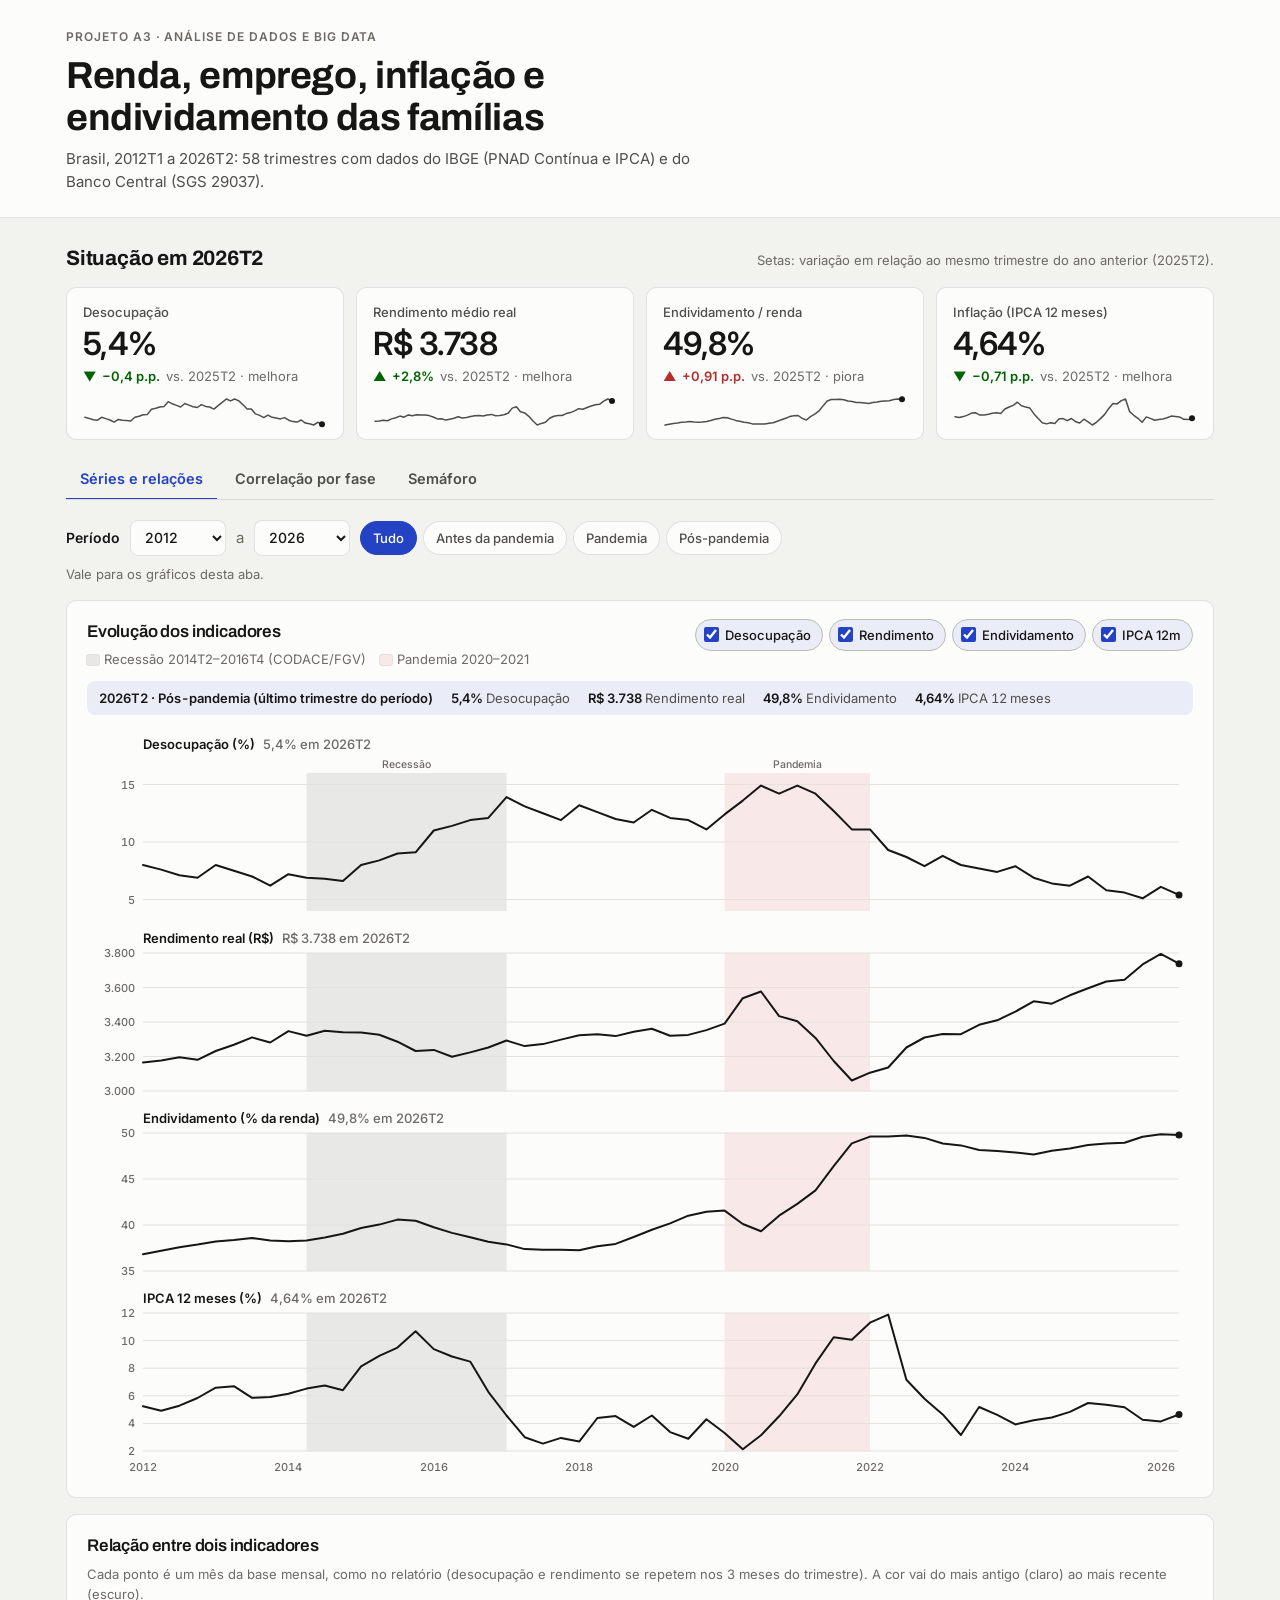
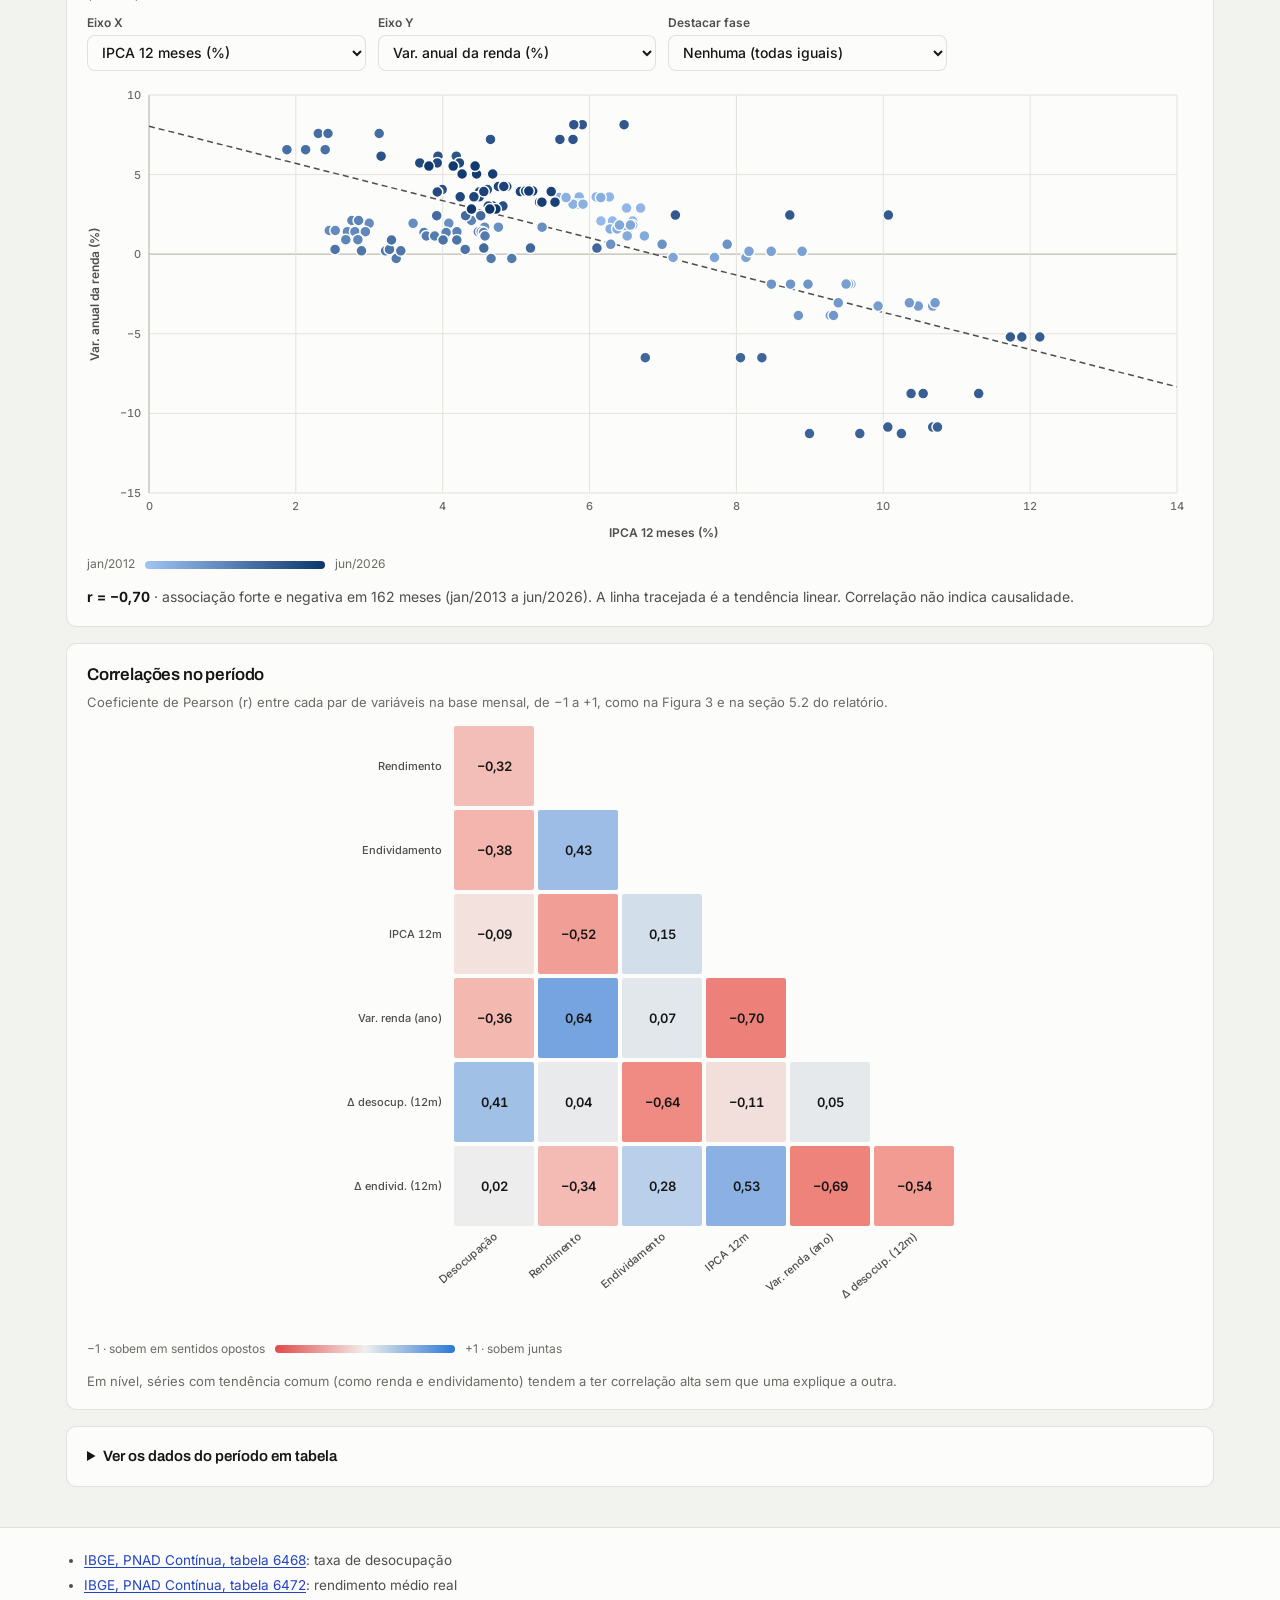
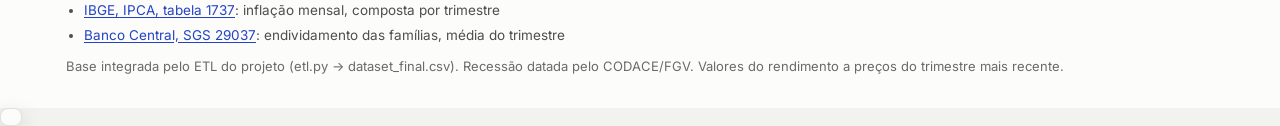
<file: index.html>
<!doctype html>
<html lang="pt-BR">
<head>
<meta charset="utf-8">
<meta http-equiv="refresh" content="0; url=Projeto_A3_entrega/dashboard_online/index.html">
<title>Monitor Renda e Endividamento</title>
</head>
<body>
<p><a href="Projeto_A3_entrega/dashboard_online/index.html">Abrir o dashboard</a></p>
</body>
</html>
</file>
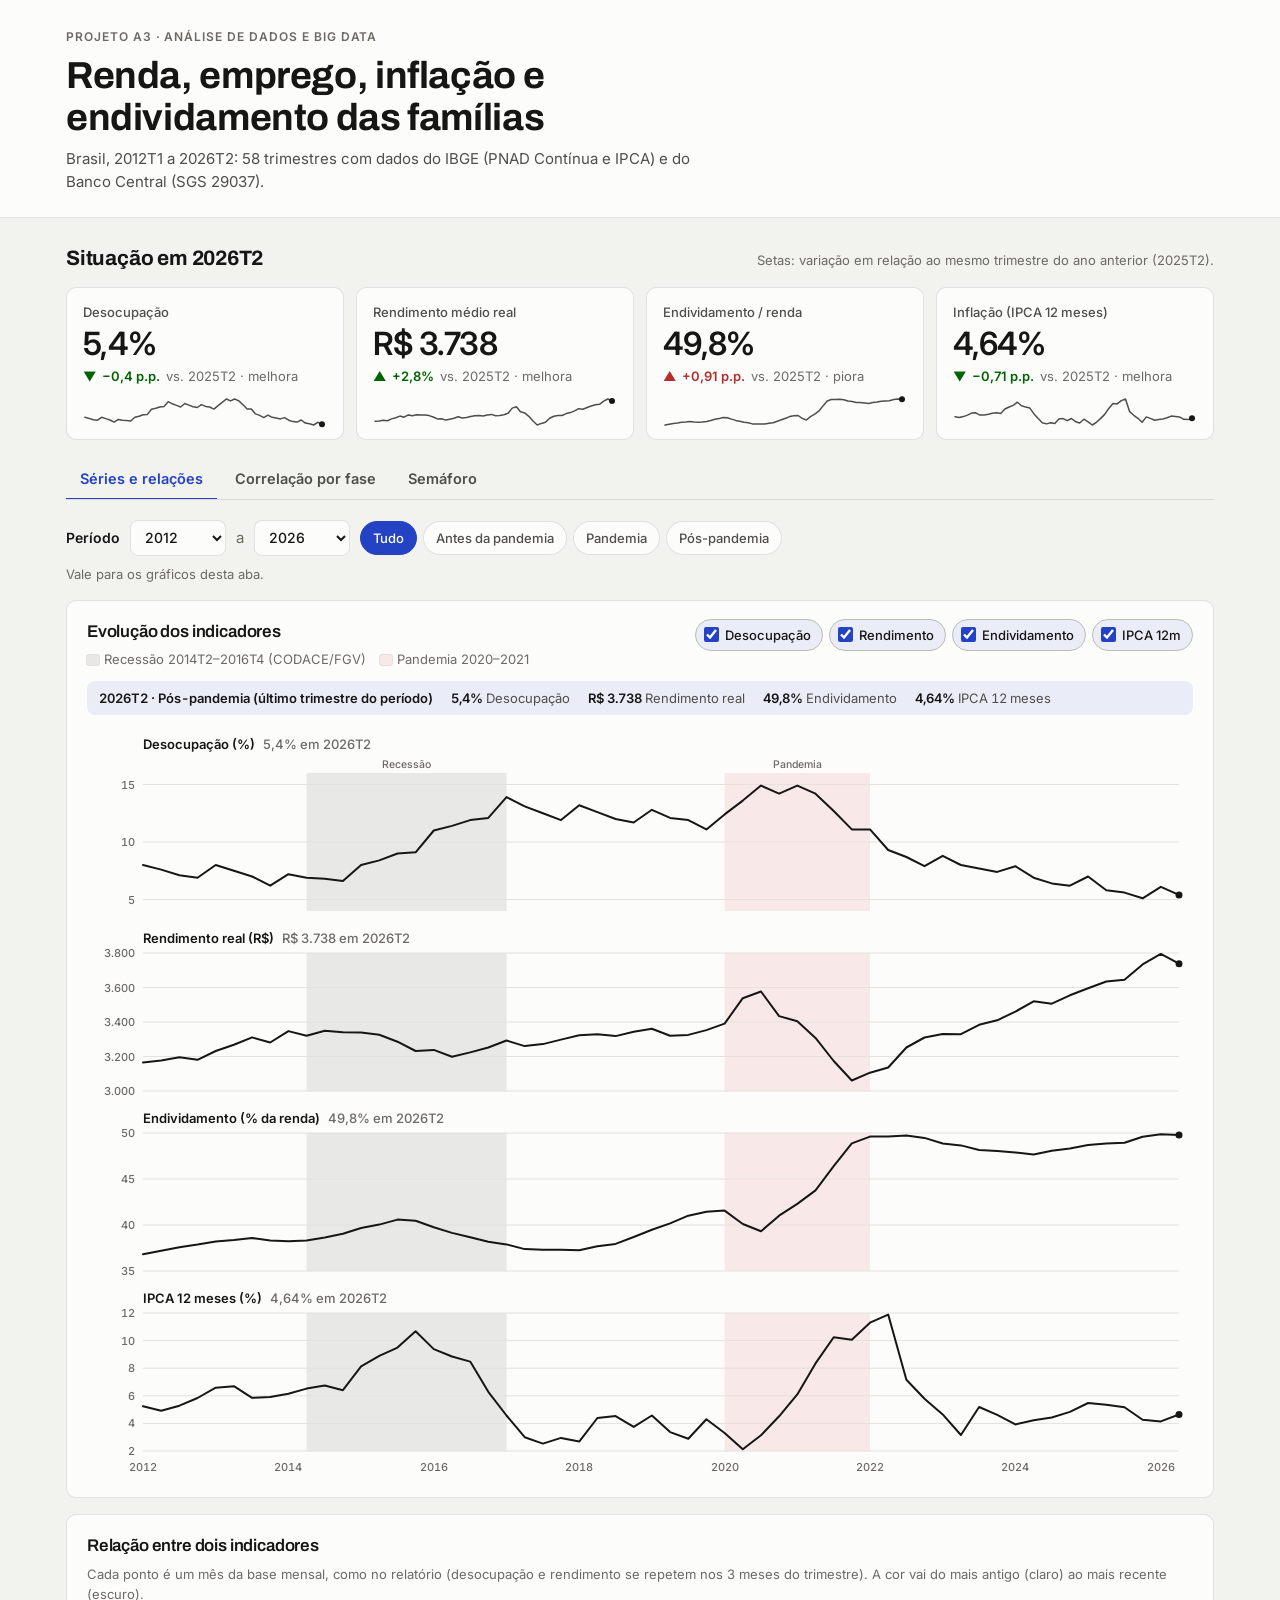
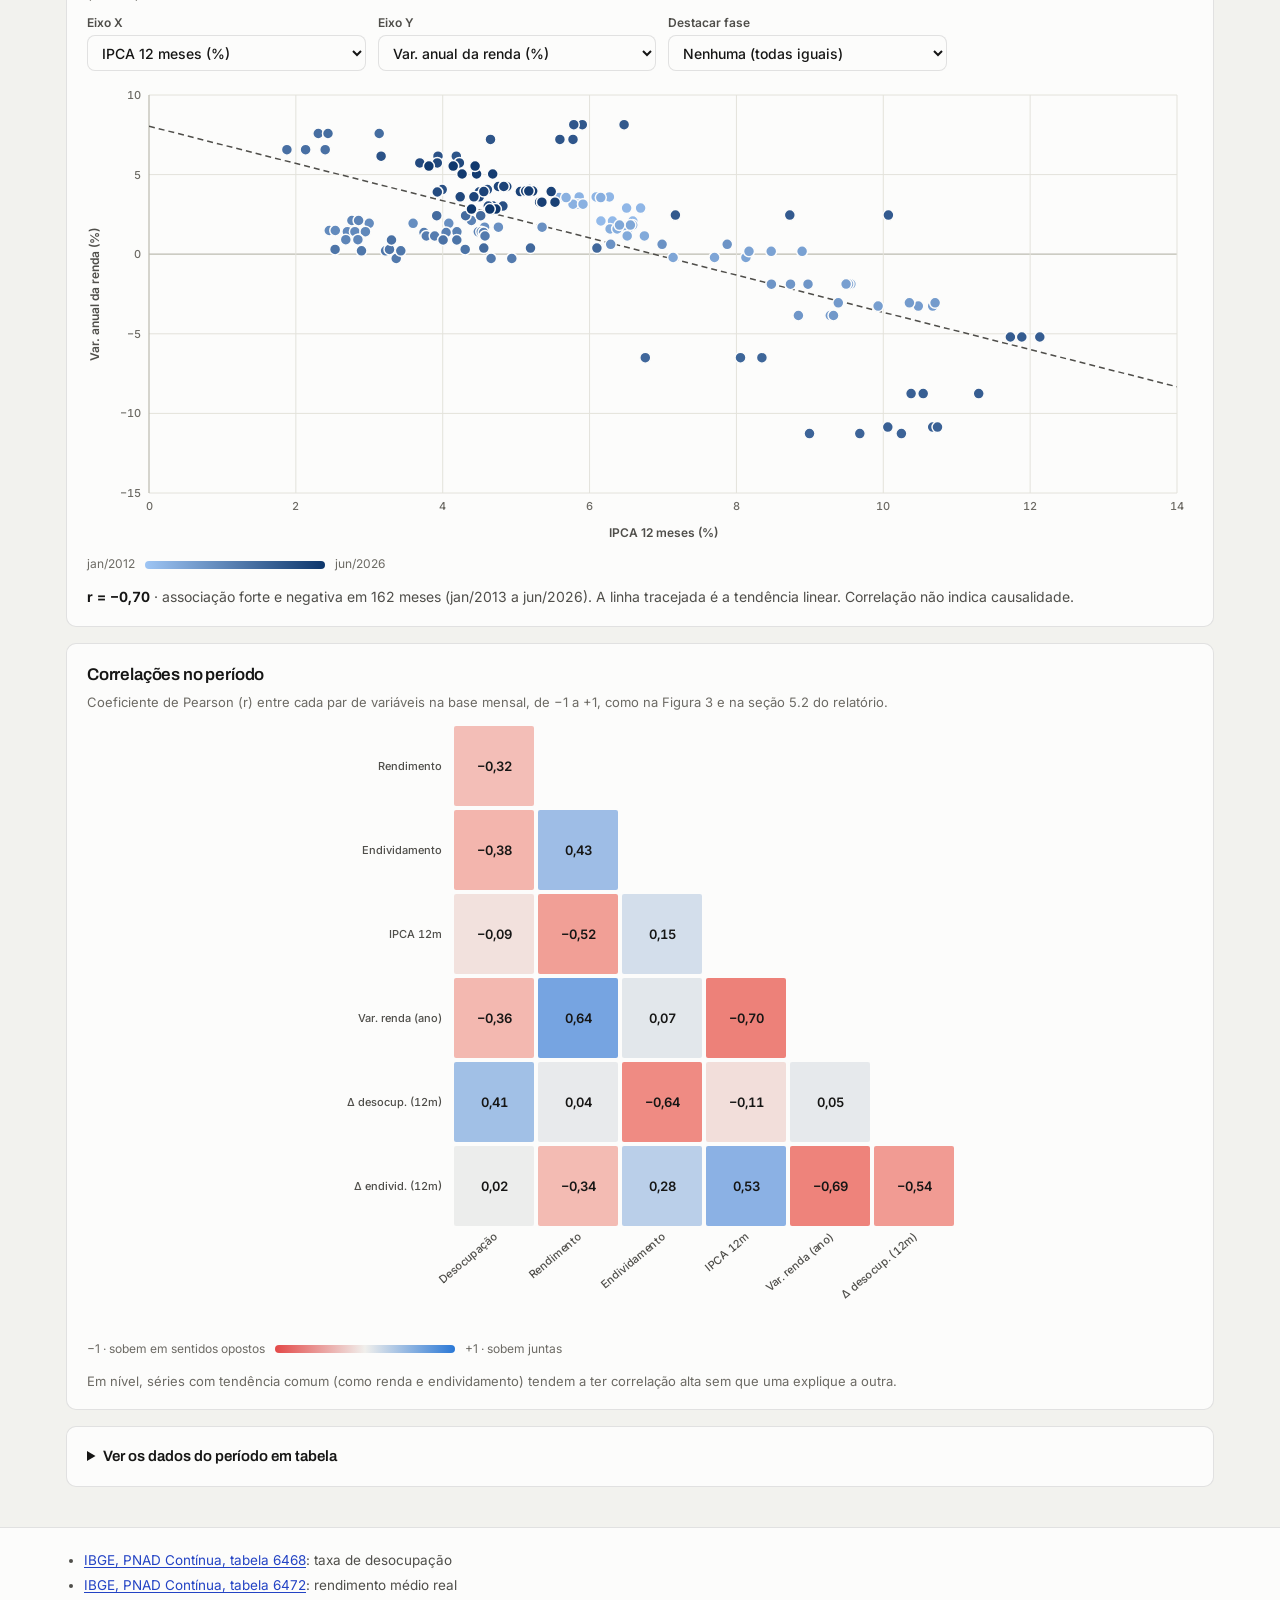
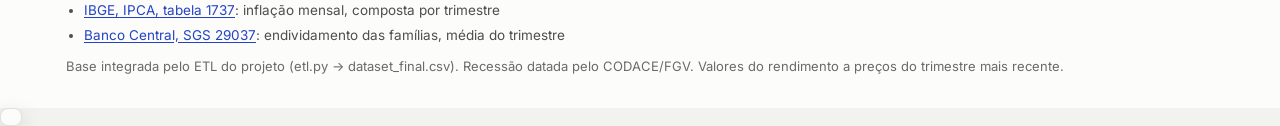
<file: Projeto_A3_entrega/dashboard_online/index.html>
<!doctype html>
<html lang="pt-BR">
<head>
<meta charset="utf-8">
<meta name="viewport" content="width=device-width, initial-scale=1, viewport-fit=cover">
<title>Monitor Renda e Endividamento</title>
<meta name="description" content="Dashboard do Projeto A3: desocupação, rendimento real, inflação e endividamento das famílias no Brasil, 2012 a 2026.">
<link rel="preconnect" href="https://fonts.googleapis.com">
<link rel="preconnect" href="https://fonts.gstatic.com" crossorigin>
<link rel="stylesheet" href="https://fonts.googleapis.com/css2?family=Archivo:wght@600;700&family=Inter:wght@400;500;600&display=swap" media="print" onload="this.media='all'">
<link rel="stylesheet" href="style.css?v=4">
</head>
<body>
<a class="pular" href="#conteudo">Pular para o conteúdo</a>

<header class="topo">
  <div class="faixa">
    <p class="sobretitulo">Projeto A3 · Análise de Dados e Big Data</p>
    <h1>Renda, emprego, inflação e endividamento das famílias</h1>
    <p class="lead">Brasil, <span id="base-periodo">2012T1 a 2026T2</span>: <span id="base-n">58</span> trimestres com dados do IBGE (PNAD Contínua e IPCA) e do Banco Central (SGS 29037).</p>
  </div>
</header>

<main id="conteudo" class="faixa">

  <section class="resumo" aria-labelledby="t-resumo">
    <div class="secao-cab">
      <h2 id="t-resumo">Situação em <span id="tri-atual">2026T2</span></h2>
      <p class="nota">Setas: variação em relação ao mesmo trimestre do ano anterior (<span id="tri-anterior">2025T2</span>).</p>
    </div>
    <div class="kpis" id="kpis"></div>
  </section>

  <div class="abas" role="tablist" aria-label="Seções do dashboard">
    <button type="button" role="tab" id="aba-series" aria-controls="painel-series" aria-selected="true">Séries e relações</button>
    <button type="button" role="tab" id="aba-correlacao" aria-controls="painel-correlacao" aria-selected="false" tabindex="-1">Correlação por fase</button>
    <button type="button" role="tab" id="aba-semaforo" aria-controls="painel-semaforo" aria-selected="false" tabindex="-1">Semáforo</button>
  </div>

  <section role="tabpanel" id="painel-series" aria-labelledby="aba-series" class="painel">
    <div class="filtros" role="group" aria-label="Filtro de período">
      <label for="ano-ini">Período</label>
      <select id="ano-ini" aria-label="Ano inicial"></select>
      <span class="ate">a</span>
      <select id="ano-fim" aria-label="Ano final"></select>
      <div class="atalhos" id="atalhos">
        <button type="button" data-ini="2012" data-fim="2026">Tudo</button>
        <button type="button" data-ini="2012" data-fim="2019">Antes da pandemia</button>
        <button type="button" data-ini="2020" data-fim="2021">Pandemia</button>
        <button type="button" data-ini="2022" data-fim="2026">Pós-pandemia</button>
      </div>
      <p class="nota filtro-nota">Vale para os gráficos desta aba.</p>
    </div>

    <article class="cartao">
      <div class="cartao-cab">
        <div>
          <h3>Evolução dos indicadores</h3>
          <p class="nota"><span class="chave-faixa rec" aria-hidden="true"></span>Recessão 2014T2–2016T4 (CODACE/FGV) <span class="chave-faixa pan" aria-hidden="true"></span>Pandemia 2020–2021</p>
        </div>
        <fieldset class="toggles" id="toggles">
          <legend class="sr">Indicadores exibidos</legend>
        </fieldset>
      </div>
      <p class="leitura" id="leitura-series" aria-live="polite"></p>
      <div class="grafico" id="g-series"></div>
    </article>

    <article class="cartao">
      <div class="cartao-cab">
        <div>
          <h3>Relação entre dois indicadores</h3>
          <p class="nota">Cada ponto é um mês da base mensal, como no relatório (desocupação e rendimento se repetem nos 3 meses do trimestre). A cor vai do mais antigo (claro) ao mais recente (escuro).</p>
        </div>
        <div class="campos">
          <label>Eixo X <select id="eixo-x"></select></label>
          <label>Eixo Y <select id="eixo-y"></select></label>
          <label>Destacar fase <select id="fase"></select></label>
        </div>
      </div>
      <div class="grafico" id="g-dispersao"></div>
      <div class="legenda-tempo" aria-hidden="true"><span id="leg-ini">2012T1</span><span class="degrade"></span><span id="leg-fim">2026T2</span></div>
      <p class="destaque-r" id="nota-dispersao"></p>
    </article>

    <article class="cartao">
      <div class="cartao-cab">
        <div>
          <h3>Correlações no período</h3>
          <p class="nota">Coeficiente de Pearson (r) entre cada par de variáveis na base mensal, de −1 a +1, como na Figura 3 e na seção 5.2 do relatório.</p>
        </div>
      </div>
      <div class="grafico" id="g-matriz"></div>
      <div class="legenda-div" aria-hidden="true"><span>−1 · sobem em sentidos opostos</span><span class="degrade"></span><span>+1 · sobem juntas</span></div>
      <p class="nota">Em nível, séries com tendência comum (como renda e endividamento) tendem a ter correlação alta sem que uma explique a outra.</p>
    </article>

    <details class="cartao dados-tabela">
      <summary>Ver os dados do período em tabela</summary>
      <div class="rolagem"><table id="tabela"></table></div>
      <button type="button" class="botao" id="baixar">Baixar dados do período (CSV)</button>
    </details>
  </section>

  <section role="tabpanel" id="painel-correlacao" aria-labelledby="aba-correlacao" class="painel" hidden>
    <article class="cartao">
      <div class="cartao-cab">
        <div>
          <h3>Correlação com a variação anual do rendimento real, por fase</h3>
          <p class="nota">Mesmas janelas, variáveis e base mensal da seção 5.2 do relatório (Figura 13). Usa a base completa.</p>
        </div>
      </div>
      <div class="legenda" id="leg-barras"></div>
      <div class="grafico" id="g-barras"></div>
      <div class="rolagem"><table id="tabela-fases" class="tabela-compacta"></table></div>
      <p class="nota">Correlação não indica causalidade. Na base mensal, desocupação e rendimento se repetem nos 3 meses de cada trimestre, então os meses não são observações independentes. A fase 2020–2021 tem só 24 meses (8 trimestres), e os coeficientes dela são instáveis.</p>
    </article>
  </section>

  <section role="tabpanel" id="painel-semaforo" aria-labelledby="aba-semaforo" class="painel" hidden>
    <div class="secao-cab">
      <h3 class="h-secao">Semáforo em <span id="sem-tri">2026T2</span></h3>
      <p class="nota">Regras definidas pela equipe a partir do histórico (seção 7 do relatório). São referências iniciais, não regras universais.</p>
    </div>
    <div class="semaforo" id="semaforo"></div>

    <article class="cartao">
      <h3>Regras do semáforo</h3>
      <div class="rolagem"><table id="tabela-regras" class="tabela-compacta"></table></div>
    </article>

    <article class="cartao">
      <div class="cartao-cab">
        <div>
          <h3>Como o semáforo teria sinalizado em cada trimestre</h3>
          <p class="nota">As mesmas regras aplicadas a toda a base. Os primeiros trimestres ficam vazios porque as variações em 12 meses precisam de quatro trimestres anteriores.</p>
        </div>
        <div class="legenda" id="leg-semaforo"></div>
      </div>
      <div class="rolagem"><div class="grafico largo" id="g-historico"></div></div>
      <p class="nota" id="resumo-vermelhos"></p>
    </article>
  </section>
</main>

<footer class="rodape">
  <div class="faixa">
    <h2 class="sr">Fontes e notas</h2>
    <ul class="fontes">
      <li><a href="https://sidra.ibge.gov.br/tabela/6468" target="_blank" rel="noopener">IBGE, PNAD Contínua, tabela 6468</a>: taxa de desocupação</li>
      <li><a href="https://sidra.ibge.gov.br/tabela/6472" target="_blank" rel="noopener">IBGE, PNAD Contínua, tabela 6472</a>: rendimento médio real</li>
      <li><a href="https://sidra.ibge.gov.br/tabela/1737" target="_blank" rel="noopener">IBGE, IPCA, tabela 1737</a>: inflação mensal, composta por trimestre</li>
      <li><a href="https://dadosabertos.bcb.gov.br/dataset/29037-endividamento-das-familias-com-o-sistema-financeiro-nacional-em-relacao-a-renda-acumulada-dos" target="_blank" rel="noopener">Banco Central, SGS 29037</a>: endividamento das famílias, média do trimestre</li>
    </ul>
    <p class="nota">Base integrada pelo ETL do projeto (etl.py → dataset_final.csv). Recessão datada pelo CODACE/FGV. Valores do rendimento a preços do trimestre mais recente.</p>
  </div>
</footer>

<div class="tooltip" id="tooltip" role="status" hidden></div>

<script src="dados.js?v=12"></script>
<script src="app.js?v=13"></script>
</body>
</html>
</file>
<file: Projeto_A3_entrega/dashboard_online/style.css>
:root {
  --bg: #f2f2ee;
  --surface: #fcfcfb;
  --ink: #161615;
  --ink-2: #4f4e4a;
  --muted: #6c6a64;
  --grid: #e3e2db;
  --axis: #bdbcb1;
  --border: rgba(11, 11, 11, .11);
  --accent: #2343c4;
  --accent-wash: rgba(35, 67, 196, .08);
  --on-accent: #ffffff;
  --band-rec: rgba(110, 108, 100, .14);
  --band-pan: rgba(227, 73, 72, .11);
  --s1: #2a78d6;
  --s2: #eb6834;
  --s3: #1baf7a;
  --seq-lo: #9ec5f4;
  --seq-hi: #0d366b;
  --div-pos: #2a78d6;
  --div-neg: #e34948;
  --div-mid: #f0efec;
  --good: #0ca30c;
  --warn: #fab219;
  --crit: #d03b3b;
  --good-ink: #006300;
  --crit-ink: #b42e2e;
  --good-wash: rgba(12, 163, 12, .12);
  --warn-wash: rgba(250, 178, 25, .22);
  --crit-wash: rgba(208, 59, 59, .11);
  --font-ui: "Inter", system-ui, -apple-system, "Segoe UI", Roboto, sans-serif;
  --font-display: "Archivo", "Inter", system-ui, -apple-system, "Segoe UI", sans-serif;
  --radius: 10px;
  color-scheme: light;
}
@media (prefers-color-scheme: dark) {
  :root:not([data-theme="light"]) {
    --bg: #0f0f0e; --surface: #1a1a19; --ink: #f0efec; --ink-2: #c3c2b7; --muted: #9b998f;
    --grid: #2c2c2a; --axis: #4a4944; --border: rgba(255, 255, 255, .10);
    --accent: #8fa3ff; --accent-wash: rgba(143, 163, 255, .12); --on-accent: #0b0b0b;
    --band-rec: rgba(200, 198, 190, .10); --band-pan: rgba(230, 103, 103, .15);
    --s1: #3987e5; --s2: #d95926; --s3: #199e70;
    --seq-lo: #184f95; --seq-hi: #b7d3f6;
    --div-pos: #3987e5; --div-neg: #e66767; --div-mid: #383835;
    --good-ink: #2fc02f; --crit-ink: #f07a7a;
    color-scheme: dark;
  }
}
:root[data-theme="dark"] {
  --bg: #0f0f0e; --surface: #1a1a19; --ink: #f0efec; --ink-2: #c3c2b7; --muted: #9b998f;
  --grid: #2c2c2a; --axis: #4a4944; --border: rgba(255, 255, 255, .10);
  --accent: #8fa3ff; --accent-wash: rgba(143, 163, 255, .12); --on-accent: #0b0b0b;
  --band-rec: rgba(200, 198, 190, .10); --band-pan: rgba(230, 103, 103, .15);
  --s1: #3987e5; --s2: #d95926; --s3: #199e70;
  --seq-lo: #184f95; --seq-hi: #b7d3f6;
  --div-pos: #3987e5; --div-neg: #e66767; --div-mid: #383835;
  --good-ink: #2fc02f; --crit-ink: #f07a7a;
  color-scheme: dark;
}

* { box-sizing: border-box; }
html { -webkit-text-size-adjust: 100%; }
body {
  margin: 0;
  background: var(--bg);
  color: var(--ink);
  font: 400 15px/1.55 var(--font-ui);
}
h1, h2, h3 { font-family: var(--font-display); text-wrap: balance; margin: 0; letter-spacing: -.01em; }
p { margin: 0; }
a { color: var(--accent); text-underline-offset: 2px; }
:focus-visible { outline: 2px solid var(--accent); outline-offset: 2px; }
.sr { position: absolute; width: 1px; height: 1px; overflow: hidden; clip: rect(0 0 0 0); white-space: nowrap; }
.pular { position: absolute; left: -999px; top: 8px; background: var(--surface); padding: 8px 12px; z-index: 20; }
.pular:focus { left: max(16px, env(safe-area-inset-left, 0px)); }

.faixa {
  max-width: 1180px;
  margin-inline: auto;
  padding-left: max(16px, env(safe-area-inset-left, 0px));
  padding-right: max(16px, env(safe-area-inset-right, 0px));
}

.topo { border-bottom: 1px solid var(--border); background: var(--surface); }
.topo .faixa { padding-block: 28px 24px; display: grid; gap: 8px; }
.sobretitulo { font-size: 12px; font-weight: 600; letter-spacing: .08em; text-transform: uppercase; color: var(--muted); }
h1 { font-size: clamp(1.55rem, 1.1rem + 1.9vw, 2.35rem); line-height: 1.12; font-weight: 700; max-width: 26ch; }
.lead { color: var(--ink-2); max-width: 70ch; }

main.faixa { padding-block: 24px 40px; display: grid; gap: 20px; }
.secao-cab { display: flex; flex-wrap: wrap; align-items: baseline; justify-content: space-between; gap: 4px 16px; }
h2 { font-size: 1.3rem; }
h3 { font-size: 1.06rem; font-weight: 600; }
.h-secao { font-size: 1.3rem; }
.nota { color: var(--muted); font-size: 13px; }

.kpis { display: grid; grid-template-columns: repeat(4, minmax(0, 1fr)); gap: 12px; margin-top: 12px; }
.kpi {
  background: var(--surface); border: 1px solid var(--border); border-radius: var(--radius);
  padding: 14px 16px 10px; display: grid; gap: 4px; min-width: 0;
}
.kpi-rot { font-size: 13px; color: var(--ink-2); font-weight: 500; }
.kpi-val { font-size: clamp(1.6rem, 1.2rem + 1vw, 2rem); font-weight: 600; letter-spacing: -.02em; line-height: 1.15; }
.delta { font-size: 13px; font-weight: 600; display: flex; flex-wrap: wrap; gap: 0 6px; align-items: baseline; }
.delta.bom { color: var(--good-ink); }
.delta.ruim { color: var(--crit-ink); }
.delta .ref { color: var(--muted); font-weight: 400; }
.spark { height: 34px; margin-top: 4px; }
.spark svg { display: block; }

.abas { display: flex; gap: 4px; border-bottom: 1px solid var(--border); overflow-x: auto; scrollbar-width: none; }
.abas button {
  font: 600 14.5px var(--font-ui); color: var(--ink-2); background: none; border: 0;
  padding: 10px 14px 11px; border-bottom: 2px solid transparent; margin-bottom: -1px;
  cursor: pointer; white-space: nowrap; border-radius: 6px 6px 0 0;
}
.abas button:hover { color: var(--ink); background: var(--accent-wash); }
.abas button[aria-selected="true"] { color: var(--accent); border-bottom-color: var(--accent); }
.painel { display: grid; gap: 16px; }
.painel[hidden] { display: none; }

.filtros { display: flex; flex-wrap: wrap; align-items: center; gap: 8px 10px; }
.filtros > label { font-weight: 600; font-size: 14px; }
.ate { color: var(--muted); }
select {
  font: 500 14px var(--font-ui); color: var(--ink); background: var(--surface);
  border: 1px solid var(--border); border-radius: 8px; padding: 6px 28px 6px 10px; min-height: 36px;
  max-width: 100%;
}
.atalhos { display: flex; flex-wrap: wrap; gap: 6px; }
.atalhos button, .botao {
  font: 500 13px var(--font-ui); color: var(--ink-2); background: var(--surface);
  border: 1px solid var(--border); border-radius: 999px; padding: 6px 12px; cursor: pointer; min-height: 34px;
}
.atalhos button:hover, .botao:hover { color: var(--ink); border-color: var(--axis); }
.atalhos button[aria-pressed="true"] { background: var(--accent); border-color: var(--accent); color: var(--on-accent); }
.botao { border-radius: 8px; justify-self: start; }
.filtro-nota { flex-basis: 100%; }

.cartao {
  background: var(--surface); border: 1px solid var(--border); border-radius: var(--radius);
  padding: 18px 20px; display: grid; gap: 12px; min-width: 0;
}
.cartao-cab { display: flex; flex-wrap: wrap; justify-content: space-between; align-items: flex-start; gap: 10px 20px; }
.cartao-cab > div:first-child { display: grid; gap: 4px; min-width: 0; flex: 1 1 280px; }
.campos { display: grid; grid-template-columns: repeat(3, minmax(0, 1fr)); gap: 8px 12px; flex: 1 1 100%; max-width: 860px; }
.cartao-cab > .legenda { flex-basis: 100%; }
.campos label { display: grid; gap: 3px; font-size: 12px; font-weight: 600; color: var(--ink-2); min-width: 0; }
.campos select { width: 100%; min-width: 0; }

.toggles { display: flex; flex-wrap: wrap; gap: 6px; border: 0; padding: 0; margin: 0; min-width: 0; }
.toggles label {
  display: inline-flex; align-items: center; gap: 6px; font-size: 13px; font-weight: 500; color: var(--ink-2);
  border: 1px solid var(--border); border-radius: 999px; padding: 5px 11px 5px 8px; cursor: pointer; user-select: none;
}
.toggles input { accent-color: var(--accent); margin: 0; width: 15px; height: 15px; }
.toggles label:has(input:checked) { color: var(--ink); border-color: var(--axis); background: var(--accent-wash); }

.chave-faixa { display: inline-block; width: 12px; height: 10px; border-radius: 2px; margin: 0 5px -1px 0; }
.chave-faixa.rec { background: var(--band-rec); outline: 1px solid var(--border); }
.chave-faixa.pan { background: var(--band-pan); outline: 1px solid var(--border); margin-left: 10px; }

.grafico { position: relative; width: 100%; min-width: 0; }
.leitura {
  display: flex; flex-wrap: wrap; align-items: baseline; gap: 4px 18px; min-height: 34px; margin: 0;
  padding: 7px 12px; border-radius: 8px; background: var(--accent-wash);
  font-size: 13px; color: var(--ink-2); font-variant-numeric: tabular-nums;
}
.leitura .quando { font-weight: 600; color: var(--ink); }
.leitura strong { font-weight: 600; color: var(--ink); }
.grafico svg { display: block; max-width: 100%; height: auto; overflow: visible; }
.grafico.largo { min-width: 600px; }
.rolagem { overflow-x: auto; min-width: 0; }
.vazio { padding: 32px 8px; text-align: center; color: var(--muted); }

.destaque-r { font-size: 14px; color: var(--ink-2); }
.destaque-r strong { color: var(--ink); font-variant-numeric: tabular-nums; }

.legenda { display: flex; flex-wrap: wrap; gap: 6px 16px; font-size: 13px; color: var(--ink-2); }
.legenda span { display: inline-flex; align-items: center; gap: 6px; }
.legenda i { display: inline-block; width: 12px; height: 12px; border-radius: 3px; }
.legenda-tempo, .legenda-div { display: flex; align-items: center; gap: 10px; font-size: 12px; color: var(--muted); flex-wrap: wrap; }
.legenda-tempo .degrade, .legenda-div .degrade { height: 8px; border-radius: 4px; flex: 0 1 180px; min-width: 60px; }
.legenda-tempo .degrade { background: linear-gradient(90deg, var(--seq-lo), var(--seq-hi)); }
.legenda-div .degrade { background: linear-gradient(90deg, var(--div-neg), var(--div-mid), var(--div-pos)); }

.semaforo { display: grid; grid-template-columns: repeat(4, minmax(0, 1fr)); gap: 12px; }
.luz {
  background: var(--surface); border: 1px solid var(--border); border-radius: var(--radius);
  padding: 14px 16px; display: grid; gap: 6px; align-content: start; min-width: 0;
  border-top: 4px solid var(--st);
}
.luz-nome { font-weight: 600; }
.luz-sub { font-size: 12.5px; color: var(--muted); margin-top: -4px; }
.luz-val { font-size: 1.7rem; font-weight: 600; letter-spacing: -.02em; font-variant-numeric: tabular-nums; }
.luz-regra { font-size: 12.5px; color: var(--ink-2); }
.pilula {
  display: inline-flex; align-items: center; gap: 6px; justify-self: start;
  font-size: 13px; font-weight: 600; border-radius: 999px; padding: 3px 10px 3px 4px; background: var(--wash);
}
.pilula .ico {
  display: inline-grid; place-items: center; width: 18px; height: 18px; border-radius: 50%;
  background: var(--st); color: #fff; font-size: 11px; font-weight: 700; line-height: 1;
}
.st-verde { --st: var(--good); --wash: var(--good-wash); }
.st-amarelo { --st: var(--warn); --wash: var(--warn-wash); }
.st-vermelho { --st: var(--crit); --wash: var(--crit-wash); }
.st-amarelo .ico { color: #0b0b0b; }

table { border-collapse: collapse; width: 100%; font-size: 13.5px; font-variant-numeric: tabular-nums; }
th, td { text-align: left; padding: 8px 10px; border-bottom: 1px solid var(--grid); white-space: nowrap; }
th { font-weight: 600; color: var(--ink-2); font-size: 12.5px; }
td.num, th.num { text-align: right; }
.tabela-compacta td:first-child { font-weight: 500; }
.dados-tabela summary { cursor: pointer; font-weight: 600; font-family: var(--font-display); }
.dados-tabela[open] summary { margin-bottom: 4px; }
.dados-tabela .rolagem { max-height: 420px; overflow-y: auto; }
.dados-tabela thead th { position: sticky; top: 0; background: var(--surface); }

.rodape { border-top: 1px solid var(--border); background: var(--surface); }
.rodape .faixa { padding-block: 22px 32px; display: grid; gap: 10px; }
.fontes { margin: 0; padding-left: 18px; display: grid; gap: 4px; font-size: 13.5px; color: var(--ink-2); }

.tooltip {
  position: absolute; z-index: 30; pointer-events: none; max-width: min(300px, calc(100vw - 24px));
  background: var(--surface); color: var(--ink); border: 1px solid var(--border); border-radius: 8px;
  box-shadow: 0 6px 22px rgba(0, 0, 0, .14); padding: 8px 10px; font-size: 13px; display: grid; gap: 3px;
}
.tip-tit { font-size: 12px; color: var(--muted); font-weight: 600; }
.tip-linha { display: flex; align-items: baseline; gap: 7px; }
.tip-linha strong { font-variant-numeric: tabular-nums; }
.tip-linha span { color: var(--ink-2); }
.tip-chave { width: 12px; height: 3px; border-radius: 2px; align-self: center; flex: none; }

.g-grade { stroke: var(--grid); stroke-width: 1; }
.g-zero { stroke: var(--axis); stroke-width: 1.25; }
.g-tick { fill: var(--muted); font: 500 11px var(--font-ui); font-variant-numeric: tabular-nums; }
.g-titulo { fill: var(--ink); font: 600 13px var(--font-ui); }
.g-titulo tspan.v { fill: var(--muted); font-weight: 500; }
.g-eixo-tit { fill: var(--ink-2); font: 600 12px var(--font-ui); }
.g-faixa-rec { fill: var(--band-rec); }
.g-faixa-pan { fill: var(--band-pan); }
.g-faixa-rot { fill: var(--muted); font: 500 10.5px var(--font-ui); }
.g-linha { fill: none; stroke: var(--ink); stroke-width: 2; stroke-linejoin: round; stroke-linecap: round; }
.g-fim { fill: var(--ink); }
.g-mira { stroke: var(--ink-2); stroke-width: 1; stroke-dasharray: 3 3; }
.g-mira-ponto { fill: var(--surface); stroke: var(--ink); stroke-width: 2; }
.g-alvo { fill: transparent; cursor: crosshair; }
.g-ponto { stroke: var(--surface); stroke-width: 1.5; }
.g-ponto.apagado { opacity: .18; }
.g-ponto.destaque { stroke: var(--ink); stroke-width: 1.5; }
.g-anel { fill: none; stroke: var(--ink); stroke-width: 2; }
.g-tend { fill: none; stroke: var(--ink-2); stroke-width: 1.5; stroke-dasharray: 6 4; }
.g-tend-rot { fill: var(--ink-2); font: 500 11px var(--font-ui); }
.g-cel { stroke: var(--surface); stroke-width: 2; cursor: default; }
.g-cel.ativo { stroke: var(--ink); stroke-width: 2; }
.g-cel-txt { fill: var(--ink); font: 600 13px var(--font-ui); text-anchor: middle; dominant-baseline: central; pointer-events: none; font-variant-numeric: tabular-nums; }
#g-matriz svg { margin-inline: auto; }
.g-barra { cursor: default; }
.g-barra.ativo { stroke: var(--ink); stroke-width: 1.5; }
.g-rot-barra { fill: var(--ink-2); font: 600 11px var(--font-ui); text-anchor: middle; font-variant-numeric: tabular-nums; }
.g-grupo { fill: var(--ink); font: 600 12px var(--font-ui); text-anchor: middle; }
.g-grupo-n { fill: var(--muted); font: 500 11px var(--font-ui); text-anchor: middle; }
.c-verde { fill: var(--good); }
.c-amarelo { fill: var(--warn); }
.c-vermelho { fill: var(--crit); }
.c-nulo { fill: transparent; stroke: var(--grid); stroke-width: 1; }
.g-hist-ativo { fill: none; stroke: var(--ink); stroke-width: 2; }
[tabindex]:focus-visible { outline: none; }
.grafico svg:focus-visible { outline: 2px solid var(--accent); outline-offset: 4px; border-radius: 4px; }

@media (max-width: 900px) {
  .kpis, .semaforo { grid-template-columns: repeat(2, minmax(0, 1fr)); }
}
@media (max-width: 520px) {
  body { font-size: 14.5px; }
  .cartao { padding: 14px; }
  .kpi { padding: 12px 12px 8px; }
  .campos { grid-template-columns: 1fr 1fr; }
  .campos label:last-child { grid-column: 1 / -1; }
}
@media (max-width: 380px) {
  .kpis, .semaforo { grid-template-columns: minmax(0, 1fr); }
}
@media (prefers-reduced-motion: reduce) {
  * { transition: none !important; animation: none !important; }
}
</file>
